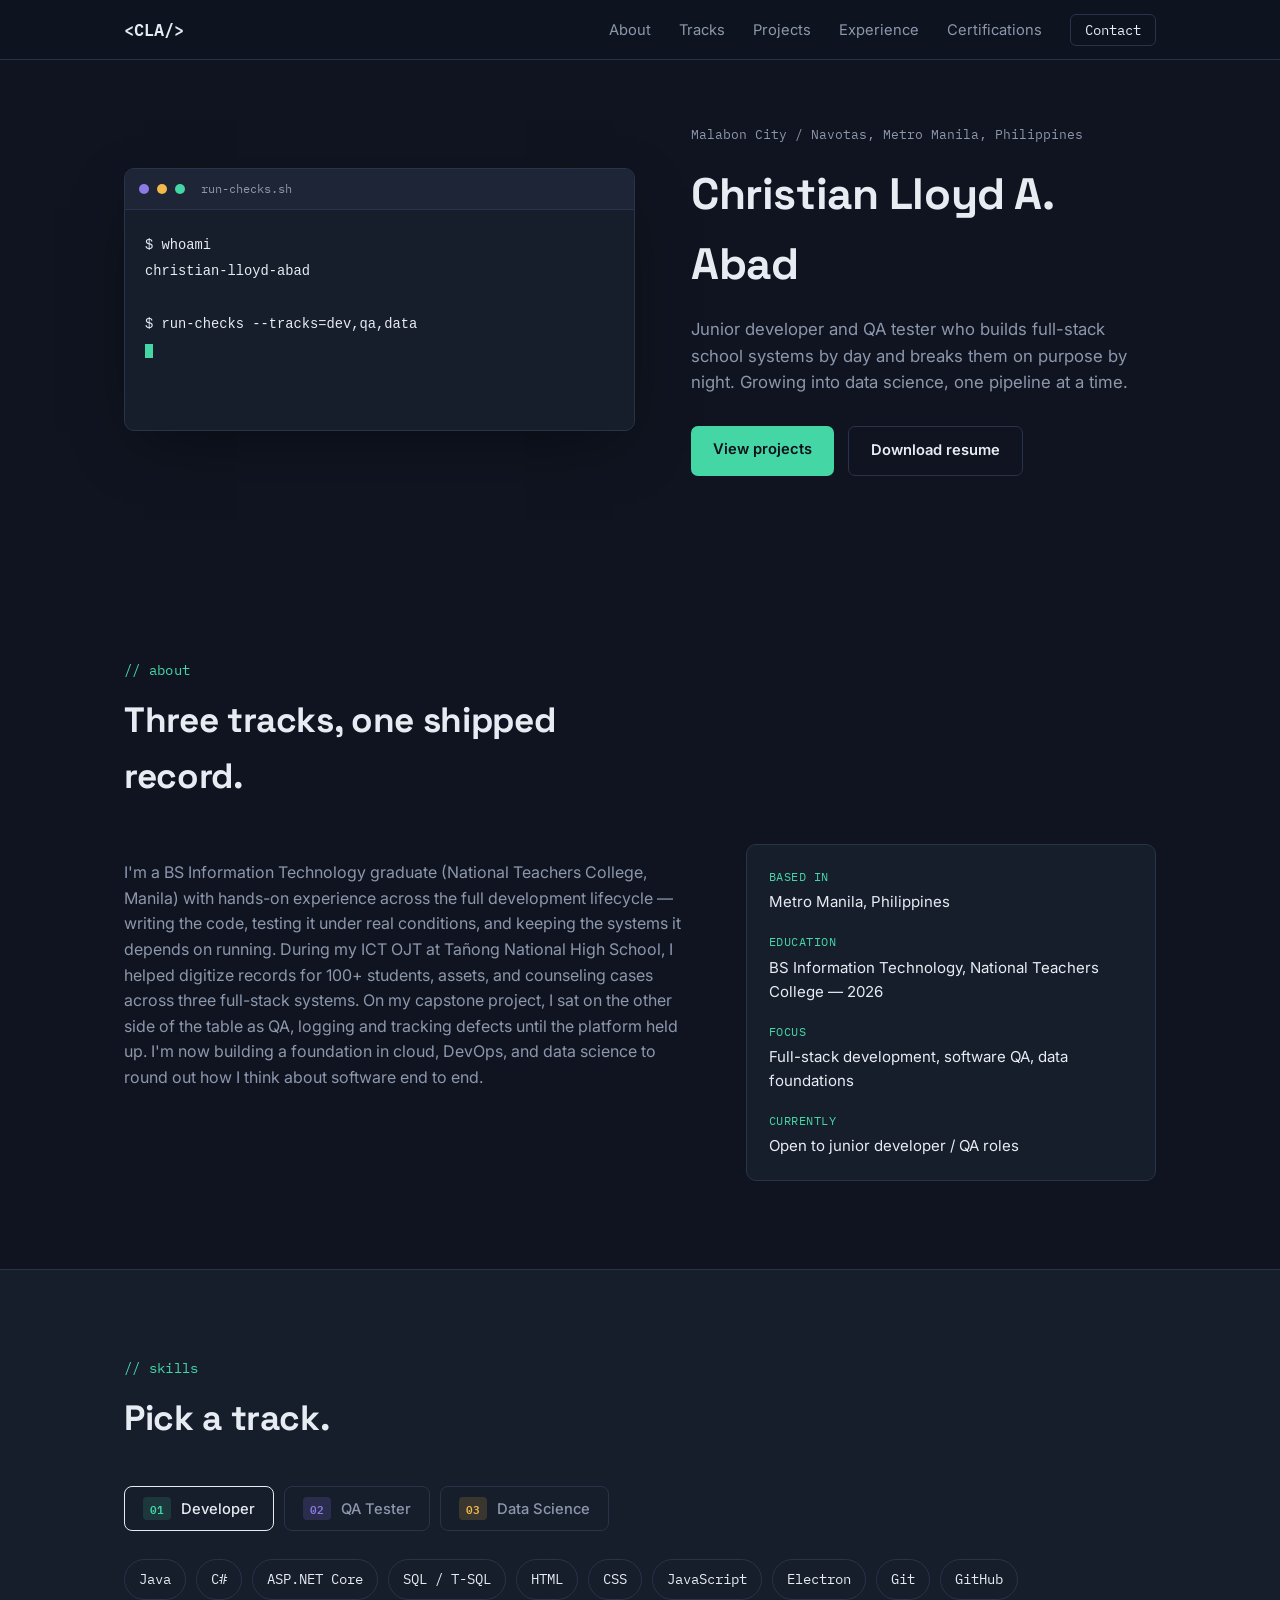
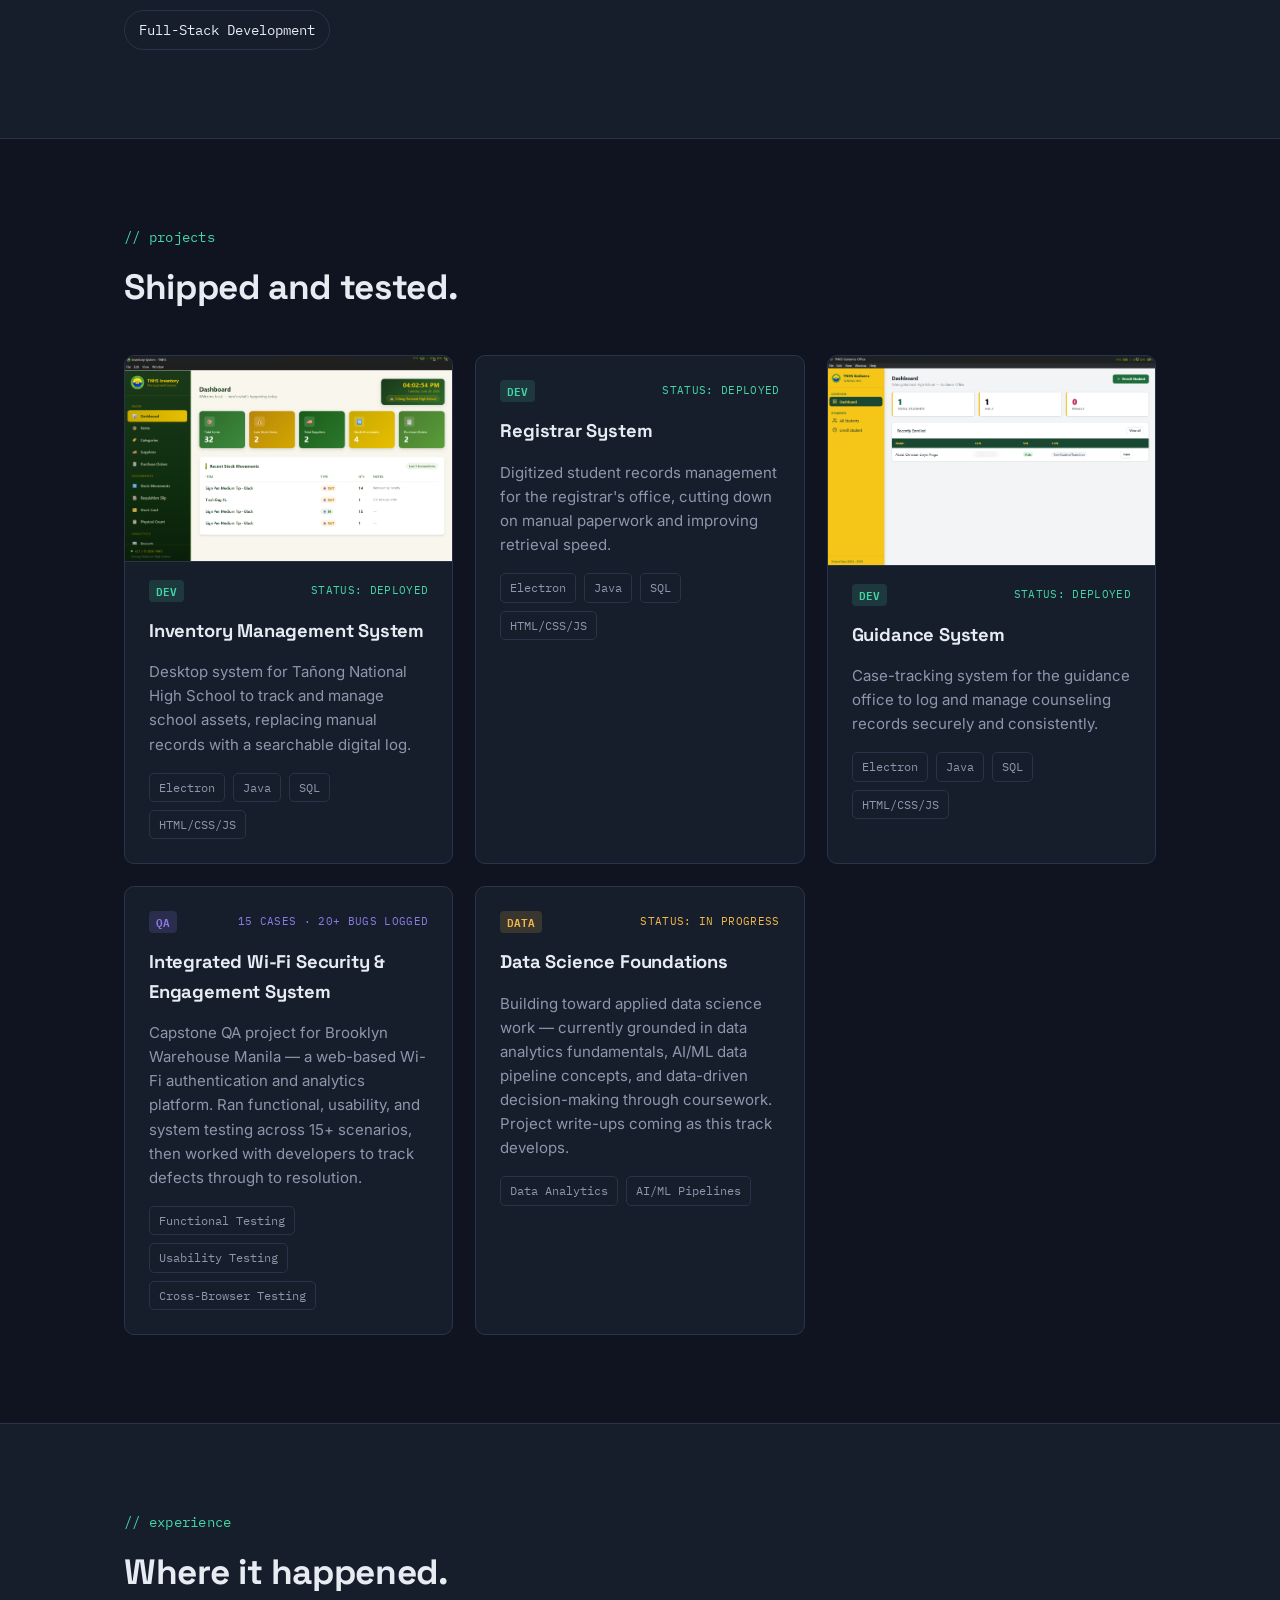
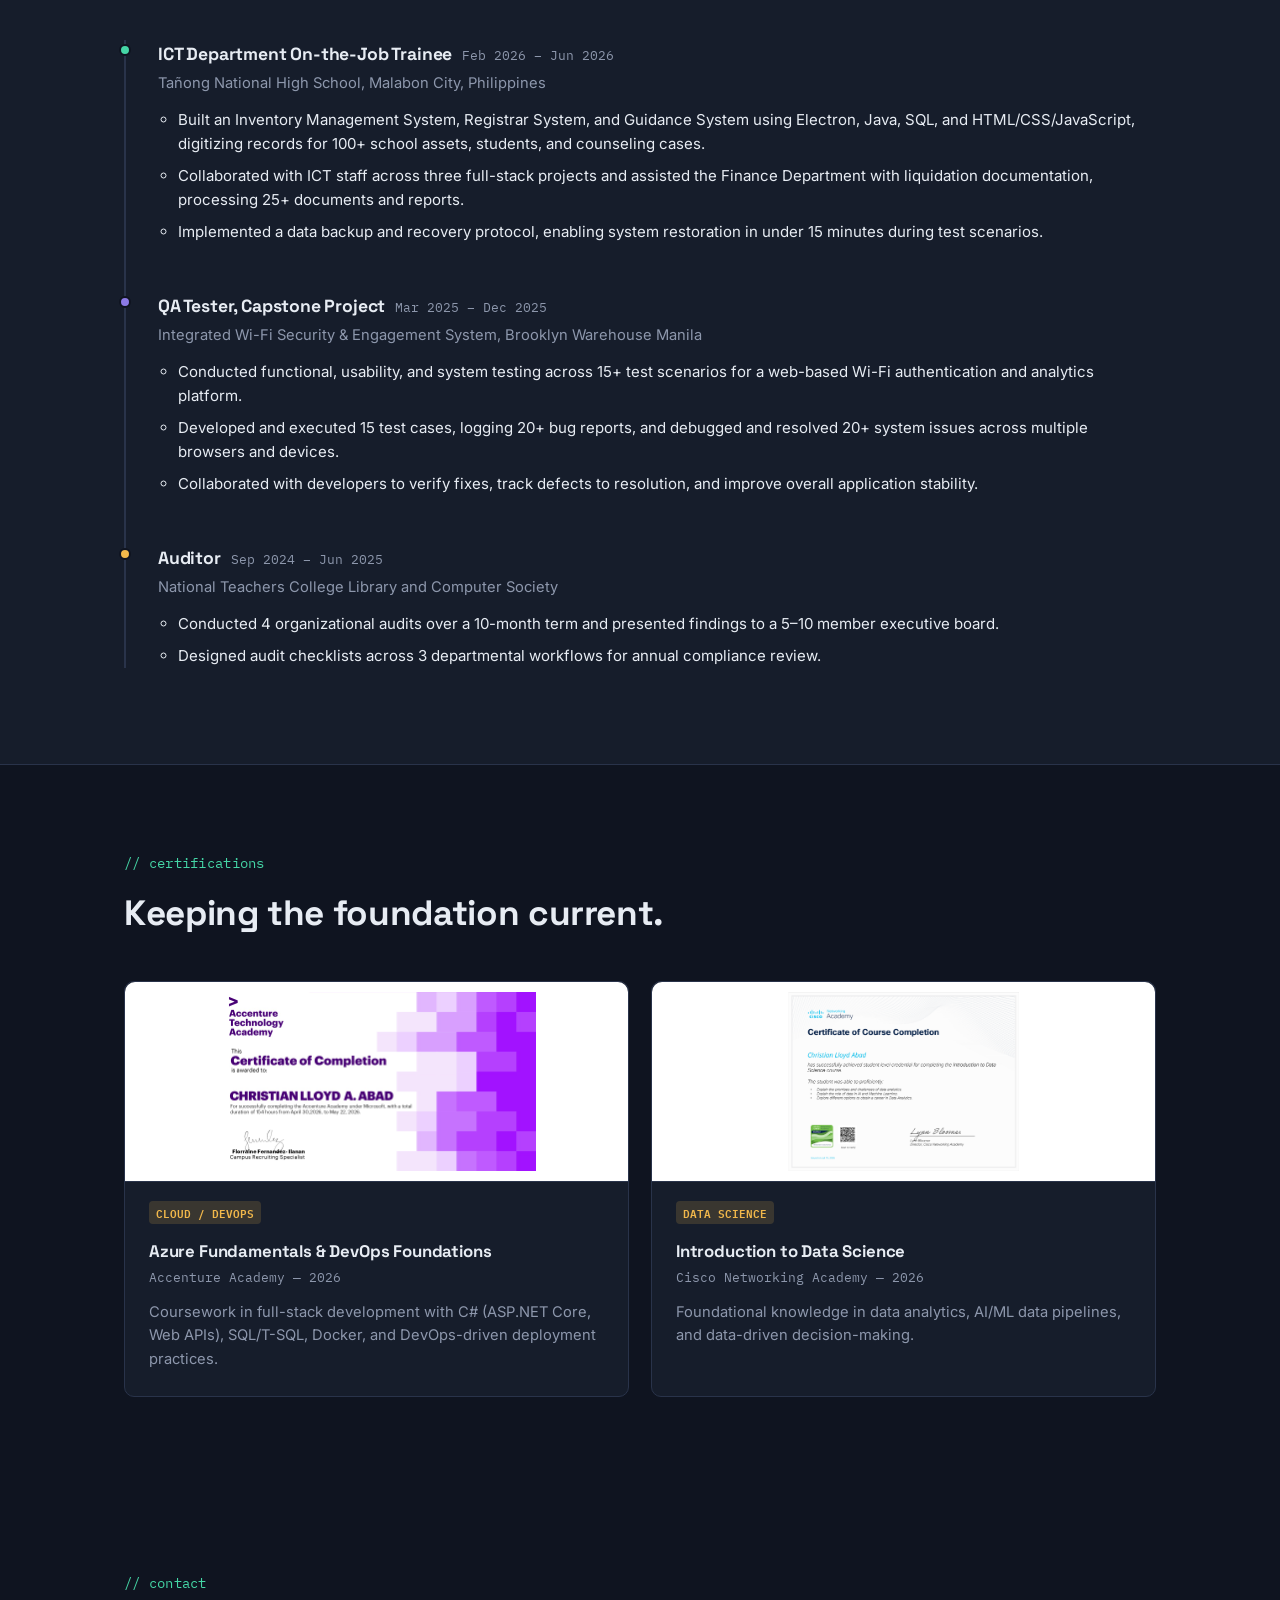
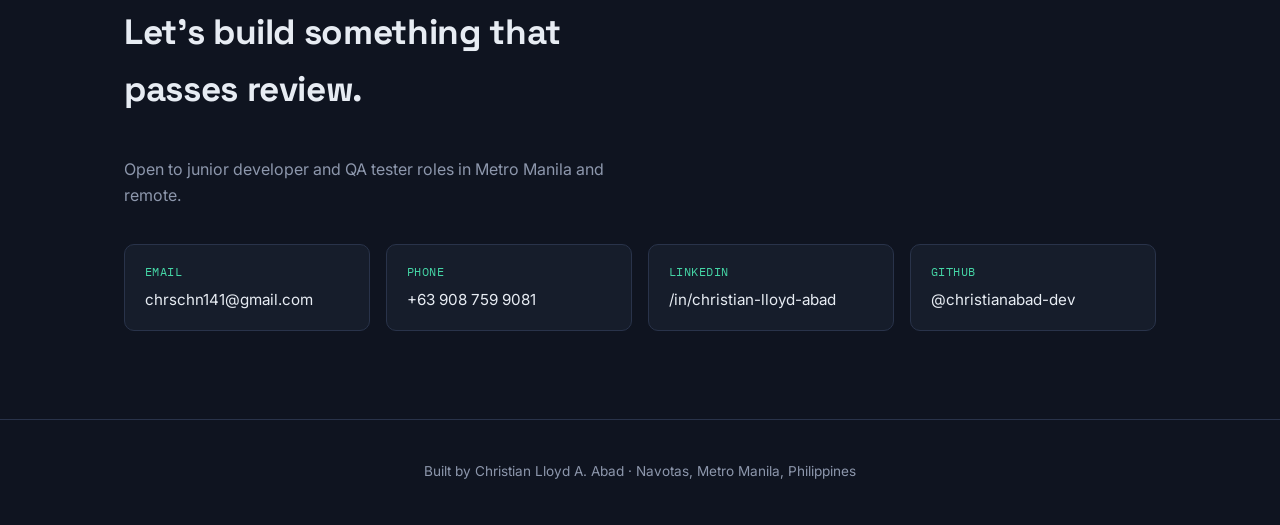
<file: index.html>
<!DOCTYPE html>
<html lang="en">
<head>
<meta charset="UTF-8">
<meta name="viewport" content="width=device-width, initial-scale=1.0">
<title>Christian Lloyd Abad — Developer · QA Tester · Data Science</title>
<meta name="description" content="Portfolio of Christian Lloyd Abad — junior full-stack developer, QA tester, and data science learner based in Metro Manila, Philippines.">
<link rel="preconnect" href="https://fonts.googleapis.com">
<link rel="preconnect" href="https://fonts.gstatic.com" crossorigin>
<link href="https://fonts.googleapis.com/css2?family=Space+Grotesk:wght@500;600;700&family=Inter:wght@400;500;600&family=IBM+Plex+Mono:wght@400;500;600&display=swap" rel="stylesheet">
<link rel="stylesheet" href="style.css?v=2">
</head>
<body>

<a class="skip-link" href="#main">Skip to content</a>

<header class="site-header">
  <nav class="nav" aria-label="Primary">
    <a href="#top" class="logo">&lt;CLA/&gt;</a>
    <button class="nav-toggle" id="navToggle" aria-expanded="false" aria-controls="navList">
      <span></span><span></span><span></span>
      <span class="sr-only">Menu</span>
    </button>
    <ul class="nav-list" id="navList">
      <li><a href="#about">About</a></li>
      <li><a href="#tracks">Tracks</a></li>
      <li><a href="#projects">Projects</a></li>
      <li><a href="#experience">Experience</a></li>
      <li><a href="#certifications">Certifications</a></li>
      <li><a href="#contact" class="nav-cta">Contact</a></li>
    </ul>
  </nav>
</header>

<main id="main">

  <!-- HERO -->
  <section class="hero" id="top">
    <div class="hero-inner">
      <div class="terminal" role="img" aria-label="Terminal window running a check across three skill tracks: Developer, QA Tester, and Data Science, all passing.">
        <div class="terminal-bar">
          <span class="dot dot-a"></span><span class="dot dot-b"></span><span class="dot dot-c"></span>
          <span class="terminal-title">run-checks.sh</span>
        </div>
        <pre class="terminal-body"><code id="terminalOutput"></code><span class="caret" aria-hidden="true"></span></pre>
      </div>

      <div class="hero-text">
        <p class="eyebrow">Malabon City / Navotas, Metro Manila, Philippines</p>
        <h1>Christian Lloyd A. Abad</h1>
        <p class="hero-lede">
          Junior developer and QA tester who builds full-stack school systems by day and
          breaks them on purpose by night. Growing into data science, one pipeline at a time.
        </p>
        <div class="hero-actions">
          <a class="btn btn-primary" href="#projects">View projects</a>
          <a class="btn btn-ghost" href="assets/ABAD_Christian_Lloyd_-_RESUME.pdf" download>Download resume</a>
        </div>
      </div>
    </div>
  </section>

  <!-- ABOUT -->
  <section class="section" id="about">
    <div class="section-inner">
      <p class="section-kicker">// about</p>
      <h2>Three tracks, one shipped record.</h2>
      <div class="about-grid">
        <p class="about-copy">
          I'm a BS Information Technology graduate (National Teachers College, Manila) with hands-on
          experience across the full development lifecycle — writing the code, testing it under real
          conditions, and keeping the systems it depends on running. During my ICT OJT at Tañong National
          High School, I helped digitize records for 100+ students, assets, and counseling cases across
          three full-stack systems. On my capstone project, I sat on the other side of the table as QA,
          logging and tracking defects until the platform held up. I'm now building a foundation in cloud,
          DevOps, and data science to round out how I think about software end to end.
        </p>
        <dl class="about-facts">
          <div><dt>Based in</dt><dd>Metro Manila, Philippines</dd></div>
          <div><dt>Education</dt><dd>BS Information Technology, National Teachers College — 2026</dd></div>
          <div><dt>Focus</dt><dd>Full-stack development, software QA, data foundations</dd></div>
          <div><dt>Currently</dt><dd>Open to junior developer / QA roles</dd></div>
        </dl>
      </div>
    </div>
  </section>

  <!-- TRACKS -->
  <section class="section section-alt" id="tracks">
    <div class="section-inner">
      <p class="section-kicker">// skills</p>
      <h2>Pick a track.</h2>
      <div class="tabs" role="tablist" aria-label="Skill tracks">
        <button class="tab is-active" role="tab" aria-selected="true" aria-controls="panel-dev" id="tab-dev" data-track="dev">
          <span class="tab-tag tag-dev">01</span> Developer
        </button>
        <button class="tab" role="tab" aria-selected="false" aria-controls="panel-qa" id="tab-qa" data-track="qa">
          <span class="tab-tag tag-qa">02</span> QA Tester
        </button>
        <button class="tab" role="tab" aria-selected="false" aria-controls="panel-data" id="tab-data" data-track="data">
          <span class="tab-tag tag-data">03</span> Data Science
        </button>
      </div>

      <div class="panel is-active" id="panel-dev" role="tabpanel" aria-labelledby="tab-dev" data-track="dev">
        <div class="skill-tags">
          <span>Java</span><span>C#</span><span>ASP.NET Core</span><span>SQL / T-SQL</span>
          <span>HTML</span><span>CSS</span><span>JavaScript</span><span>Electron</span>
          <span>Git</span><span>GitHub</span><span>Full-Stack Development</span>
        </div>
      </div>
      <div class="panel" id="panel-qa" role="tabpanel" aria-labelledby="tab-qa" data-track="qa" hidden>
        <div class="skill-tags">
          <span>Test Planning</span><span>Test Case Design</span><span>Functional Testing</span>
          <span>Usability Testing</span><span>System Testing</span><span>Bug Tracking</span>
          <span>Defect Management</span><span>Cross-Browser Testing</span><span>System Troubleshooting</span>
        </div>
      </div>
      <div class="panel" id="panel-data" role="tabpanel" aria-labelledby="tab-data" data-track="data" hidden>
        <div class="skill-tags">
          <span>Microsoft Azure</span><span>Azure Fundamentals</span><span>Docker</span>
          <span>DevOps Foundations</span><span>Data Backup &amp; Recovery</span>
          <span>Data Analytics (foundations)</span><span>AI / ML Data Pipelines (foundations)</span>
        </div>
        <p class="panel-note">Currently deepening this track — see the Cisco Data Science certification below.</p>
      </div>
    </div>
  </section>

  <!-- PROJECTS -->
  <section class="section" id="projects">
    <div class="section-inner">
      <p class="section-kicker">// projects</p>
      <h2>Shipped and tested.</h2>
      <div class="project-grid">

        <article class="card project-card" data-track="dev">
          <img class="project-screenshot" src="assets/inventory-system.png" alt="Inventory Management System dashboard showing total items, low stock items, suppliers, and recent stock movements." loading="lazy">
          <div class="card-top">
            <span class="tab-tag tag-dev">DEV</span>
            <span class="status status-shipped">STATUS: DEPLOYED</span>
          </div>
          <h3>Inventory Management System</h3>
          <p>Desktop system for Tañong National High School to track and manage school assets, replacing manual records with a searchable digital log.</p>
          <ul class="tech-list">
            <li>Electron</li><li>Java</li><li>SQL</li><li>HTML/CSS/JS</li>
          </ul>
        </article>

        <article class="card project-card" data-track="dev">
          <div class="card-top">
            <span class="tab-tag tag-dev">DEV</span>
            <span class="status status-shipped">STATUS: DEPLOYED</span>
          </div>
          <h3>Registrar System</h3>
          <p>Digitized student records management for the registrar's office, cutting down on manual paperwork and improving retrieval speed.</p>
          <ul class="tech-list">
            <li>Electron</li><li>Java</li><li>SQL</li><li>HTML/CSS/JS</li>
          </ul>
        </article>

        <article class="card project-card" data-track="dev">
          <img class="project-screenshot" src="assets/guidance-system.png" alt="Guidance System dashboard showing enrolled student counts and a recently enrolled students table." loading="lazy">
          <div class="card-top">
            <span class="tab-tag tag-dev">DEV</span>
            <span class="status status-shipped">STATUS: DEPLOYED</span>
          </div>
          <h3>Guidance System</h3>
          <p>Case-tracking system for the guidance office to log and manage counseling records securely and consistently.</p>
          <ul class="tech-list">
            <li>Electron</li><li>Java</li><li>SQL</li><li>HTML/CSS/JS</li>
          </ul>
        </article>

        <article class="card project-card" data-track="qa">
          <div class="card-top">
            <span class="tab-tag tag-qa">QA</span>
            <span class="status status-tested">15 CASES · 20+ BUGS LOGGED</span>
          </div>
          <h3>Integrated Wi-Fi Security &amp; Engagement System</h3>
          <p>Capstone QA project for Brooklyn Warehouse Manila — a web-based Wi-Fi authentication and analytics platform. Ran functional, usability, and system testing across 15+ scenarios, then worked with developers to track defects through to resolution.</p>
          <ul class="tech-list">
            <li>Functional Testing</li><li>Usability Testing</li><li>Cross-Browser Testing</li>
          </ul>
        </article>

        <article class="card project-card" data-track="data">
          <div class="card-top">
            <span class="tab-tag tag-data">DATA</span>
            <span class="status status-progress">STATUS: IN PROGRESS</span>
          </div>
          <h3>Data Science Foundations</h3>
          <p>Building toward applied data science work — currently grounded in data analytics fundamentals, AI/ML data pipeline concepts, and data-driven decision-making through coursework. Project write-ups coming as this track develops.</p>
          <ul class="tech-list">
            <li>Data Analytics</li><li>AI/ML Pipelines</li>
          </ul>
        </article>

      </div>
    </div>
  </section>

  <!-- EXPERIENCE -->
  <section class="section section-alt" id="experience">
    <div class="section-inner">
      <p class="section-kicker">// experience</p>
      <h2>Where it happened.</h2>
      <ol class="timeline">
        <li class="timeline-item">
          <div class="timeline-marker tag-dev"></div>
          <div class="timeline-content">
            <div class="timeline-head">
              <h3>ICT Department On-the-Job Trainee</h3>
              <span class="timeline-date">Feb 2026 – Jun 2026</span>
            </div>
            <p class="timeline-org">Tañong National High School, Malabon City, Philippines</p>
            <ul>
              <li>Built an Inventory Management System, Registrar System, and Guidance System using Electron, Java, SQL, and HTML/CSS/JavaScript, digitizing records for 100+ school assets, students, and counseling cases.</li>
              <li>Collaborated with ICT staff across three full-stack projects and assisted the Finance Department with liquidation documentation, processing 25+ documents and reports.</li>
              <li>Implemented a data backup and recovery protocol, enabling system restoration in under 15 minutes during test scenarios.</li>
            </ul>
          </div>
        </li>
        <li class="timeline-item">
          <div class="timeline-marker tag-qa"></div>
          <div class="timeline-content">
            <div class="timeline-head">
              <h3>QA Tester, Capstone Project</h3>
              <span class="timeline-date">Mar 2025 – Dec 2025</span>
            </div>
            <p class="timeline-org">Integrated Wi-Fi Security &amp; Engagement System, Brooklyn Warehouse Manila</p>
            <ul>
              <li>Conducted functional, usability, and system testing across 15+ test scenarios for a web-based Wi-Fi authentication and analytics platform.</li>
              <li>Developed and executed 15 test cases, logging 20+ bug reports, and debugged and resolved 20+ system issues across multiple browsers and devices.</li>
              <li>Collaborated with developers to verify fixes, track defects to resolution, and improve overall application stability.</li>
            </ul>
          </div>
        </li>
        <li class="timeline-item">
          <div class="timeline-marker tag-data"></div>
          <div class="timeline-content">
            <div class="timeline-head">
              <h3>Auditor</h3>
              <span class="timeline-date">Sep 2024 – Jun 2025</span>
            </div>
            <p class="timeline-org">National Teachers College Library and Computer Society</p>
            <ul>
              <li>Conducted 4 organizational audits over a 10-month term and presented findings to a 5–10 member executive board.</li>
              <li>Designed audit checklists across 3 departmental workflows for annual compliance review.</li>
            </ul>
          </div>
        </li>
      </ol>
    </div>
  </section>

  <!-- CERTIFICATIONS -->
  <section class="section" id="certifications">
    <div class="section-inner">
      <p class="section-kicker">// certifications</p>
      <h2>Keeping the foundation current.</h2>
      <div class="cert-grid">
        <div class="card cert-card">
          <a href="assets/azure-devops-certificate.jpg" target="_blank" rel="noopener">
            <img class="cert-thumb" src="assets/azure-devops-certificate.jpg" alt="Certificate of Completion: Azure Fundamentals and DevOps Foundations, awarded to Christian Lloyd A. Abad by Accenture Technology Academy." loading="lazy">
          </a>
          <span class="tab-tag tag-data">CLOUD / DEVOPS</span>
          <h3>Azure Fundamentals &amp; DevOps Foundations</h3>
          <p class="cert-issuer">Accenture Academy — 2026</p>
          <p>Coursework in full-stack development with C# (ASP.NET Core, Web APIs), SQL/T-SQL, Docker, and DevOps-driven deployment practices.</p>
        </div>
        <div class="card cert-card">
          <a href="assets/data-science-certificate.png" target="_blank" rel="noopener">
            <img class="cert-thumb" src="assets/data-science-certificate.png" alt="Certificate of Course Completion: Introduction to Data Science, awarded to Christian Lloyd Abad by Cisco Networking Academy." loading="lazy">
          </a>
          <span class="tab-tag tag-data">DATA SCIENCE</span>
          <h3>Introduction to Data Science</h3>
          <p class="cert-issuer">Cisco Networking Academy — 2026</p>
          <p>Foundational knowledge in data analytics, AI/ML data pipelines, and data-driven decision-making.</p>
        </div>
      </div>
    </div>
  </section>

  <!-- CONTACT -->
  <section class="section section-contact" id="contact">
    <div class="section-inner">
      <p class="section-kicker">// contact</p>
      <h2>Let's build something that passes review.</h2>
      <p class="contact-lede">Open to junior developer and QA tester roles in Metro Manila and remote.</p>
      <div class="contact-grid">
        <a class="contact-link" href="mailto:chrschn141@gmail.com">
          <span class="contact-label">Email</span>
          <span class="contact-value">chrschn141@gmail.com</span>
        </a>
        <a class="contact-link" href="tel:+639087599081">
          <span class="contact-label">Phone</span>
          <span class="contact-value">+63 908 759 9081</span>
        </a>
        <a class="contact-link" href="https://linkedin.com/in/christian-lloyd-abad" target="_blank" rel="noopener">
          <span class="contact-label">LinkedIn</span>
          <span class="contact-value">/in/christian-lloyd-abad</span>
        </a>
        <a class="contact-link" href="https://github.com/christianabad-dev" target="_blank" rel="noopener">
          <span class="contact-label">GitHub</span>
          <span class="contact-value">@christianabad-dev</span>
        </a>
      </div>
    </div>
  </section>

</main>

<footer class="site-footer">
  <p>Built by Christian Lloyd A. Abad · Navotas, Metro Manila, Philippines</p>
</footer>

<script src="script.js"></script>
</body>
</html>
</file>
<file: style.css>
/* ============ Tokens ============ */
:root {
  --bg: #0F1420;
  --surface: #161D2B;
  --surface-2: #1D2536;
  --border: #29334A;
  --text: #E7ECF3;
  --muted: #8D97AC;

  --pass: #45D6A6;   /* developer / success */
  --data: #F2B84B;   /* data science */
  --bug:  #8C7AE6;   /* qa / defects */

  --font-display: 'Space Grotesk', 'Segoe UI', sans-serif;
  --font-body: 'Inter', 'Segoe UI', sans-serif;
  --font-mono: 'IBM Plex Mono', 'Courier New', monospace;

  --radius: 10px;
  --max-width: 1080px;
}

* { box-sizing: border-box; }
html { scroll-behavior: smooth; }

@media (prefers-reduced-motion: reduce) {
  html { scroll-behavior: auto; }
  * { animation-duration: 0.01ms !important; animation-iteration-count: 1 !important; transition-duration: 0.01ms !important; }
}

body {
  margin: 0;
  background: var(--bg);
  color: var(--text);
  font-family: var(--font-body);
  line-height: 1.6;
  -webkit-font-smoothing: antialiased;
}

h1, h2, h3 { font-family: var(--font-display); margin: 0; letter-spacing: -0.01em; }

a { color: inherit; }

.sr-only {
  position: absolute; width: 1px; height: 1px; overflow: hidden;
  clip: rect(0 0 0 0); white-space: nowrap;
}

.skip-link {
  position: absolute; left: -999px; top: 0;
  background: var(--pass); color: #0F1420; padding: 10px 16px;
  border-radius: 0 0 8px 0; z-index: 100; font-family: var(--font-mono);
}
.skip-link:focus { left: 0; }

:focus-visible {
  outline: 2px solid var(--pass);
  outline-offset: 3px;
}

/* ============ Layout helpers ============ */
.section-inner, .hero-inner, .nav {
  max-width: var(--max-width);
  margin: 0 auto;
  padding-left: 24px;
  padding-right: 24px;
}

.section { padding: 88px 0; }
.section-alt { background: var(--surface); border-top: 1px solid var(--border); border-bottom: 1px solid var(--border); }

.section-kicker {
  font-family: var(--font-mono);
  color: var(--pass);
  font-size: 0.85rem;
  margin: 0 0 10px;
  letter-spacing: 0.02em;
}

.section h2 {
  font-size: clamp(1.6rem, 3vw, 2.2rem);
  margin-bottom: 40px;
  max-width: 24ch;
}

/* ============ Header / Nav ============ */
.site-header {
  position: sticky; top: 0; z-index: 50;
  background: rgba(15, 20, 32, 0.88);
  backdrop-filter: blur(8px);
  border-bottom: 1px solid var(--border);
}

.nav {
  display: flex; align-items: center; justify-content: space-between;
  padding-top: 16px; padding-bottom: 16px;
}

.logo {
  font-family: var(--font-mono);
  font-weight: 600;
  text-decoration: none;
  color: var(--text);
  font-size: 1.05rem;
}

.nav-list {
  list-style: none;
  display: flex;
  gap: 28px;
  margin: 0; padding: 0;
}

.nav-list a {
  text-decoration: none;
  color: var(--muted);
  font-size: 0.92rem;
  transition: color 0.15s ease;
}
.nav-list a:hover { color: var(--text); }

.nav-cta {
  border: 1px solid var(--border);
  padding: 6px 14px;
  border-radius: 6px;
  color: var(--text) !important;
  font-family: var(--font-mono);
  font-size: 0.85rem !important;
}

.nav-toggle {
  display: none;
  flex-direction: column;
  gap: 5px;
  background: none;
  border: none;
  cursor: pointer;
  padding: 8px;
}
.nav-toggle span {
  width: 22px; height: 2px; background: var(--text); display: block;
}

/* ============ Hero ============ */
.hero {
  padding: 64px 0 96px;
}

.hero-inner {
  display: grid;
  grid-template-columns: 1.1fr 1fr;
  gap: 56px;
  align-items: center;
}

.terminal {
  background: var(--surface);
  border: 1px solid var(--border);
  border-radius: var(--radius);
  overflow: hidden;
  box-shadow: 0 20px 60px -20px rgba(0,0,0,0.5);
}

.terminal-bar {
  display: flex; align-items: center; gap: 8px;
  padding: 10px 14px;
  background: var(--surface-2);
  border-bottom: 1px solid var(--border);
}

.dot { width: 10px; height: 10px; border-radius: 50%; display: inline-block; }
.dot-a { background: var(--bug); }
.dot-b { background: var(--data); }
.dot-c { background: var(--pass); }

.terminal-title {
  margin-left: 8px;
  font-family: var(--font-mono);
  font-size: 0.78rem;
  color: var(--muted);
}

.terminal-body {
  margin: 0;
  padding: 22px 20px 26px;
  font-family: var(--font-mono);
  font-size: 0.86rem;
  line-height: 1.75;
  color: var(--text);
  min-height: 220px;
  white-space: pre-wrap;
  word-break: break-word;
}

.caret {
  display: inline-block;
  width: 8px; height: 1em;
  background: var(--pass);
  vertical-align: text-bottom;
  animation: blink 1s steps(1) infinite;
}
@keyframes blink { 50% { opacity: 0; } }

.line-pass { color: var(--pass); }
.line-bug { color: var(--bug); }
.line-data { color: var(--data); }
.line-final { color: var(--text); font-weight: 600; }

.eyebrow {
  font-family: var(--font-mono);
  color: var(--muted);
  font-size: 0.82rem;
  margin: 0 0 14px;
}

.hero-text h1 {
  font-size: clamp(2rem, 4vw, 2.75rem);
  margin-bottom: 16px;
}

.hero-lede {
  color: var(--muted);
  font-size: 1.05rem;
  max-width: 46ch;
  margin: 0 0 30px;
}

.hero-actions { display: flex; gap: 14px; flex-wrap: wrap; }

.btn {
  display: inline-block;
  padding: 12px 22px;
  border-radius: 7px;
  text-decoration: none;
  font-size: 0.92rem;
  font-weight: 600;
  transition: transform 0.15s ease, background 0.15s ease, border-color 0.15s ease;
}
.btn-primary {
  background: var(--pass);
  color: #0B1118;
}
.btn-primary:hover { transform: translateY(-1px); }
.btn-ghost {
  border: 1px solid var(--border);
  color: var(--text);
}
.btn-ghost:hover { border-color: var(--pass); }

/* ============ About ============ */
.about-grid {
  display: grid;
  grid-template-columns: 1.4fr 1fr;
  gap: 48px;
  align-items: start;
}

.about-copy { color: var(--muted); font-size: 1rem; max-width: 62ch; }

.about-facts {
  display: grid;
  gap: 18px;
  margin: 0;
  padding: 22px;
  background: var(--surface);
  border: 1px solid var(--border);
  border-radius: var(--radius);
}
.about-facts dt {
  font-family: var(--font-mono);
  font-size: 0.75rem;
  color: var(--pass);
  text-transform: uppercase;
  letter-spacing: 0.04em;
  margin-bottom: 4px;
}
.about-facts dd { margin: 0; font-size: 0.94rem; }

/* ============ Tracks / Tabs ============ */
.tabs {
  display: flex;
  gap: 10px;
  margin-bottom: 28px;
  flex-wrap: wrap;
}

.tab {
  display: flex; align-items: center; gap: 10px;
  background: var(--surface);
  border: 1px solid var(--border);
  color: var(--muted);
  padding: 10px 18px;
  border-radius: 8px;
  cursor: pointer;
  font-family: var(--font-body);
  font-size: 0.92rem;
  font-weight: 500;
  transition: border-color 0.15s ease, color 0.15s ease;
}
.tab:hover { color: var(--text); }
.tab.is-active {
  color: var(--text);
  border-color: currentColor;
}

.tab-tag {
  font-family: var(--font-mono);
  font-size: 0.7rem;
  padding: 2px 7px;
  border-radius: 4px;
  font-weight: 600;
}
.tag-dev  { background: rgba(69, 214, 166, 0.15); color: var(--pass); }
.tag-qa   { background: rgba(140, 122, 230, 0.18); color: var(--bug); }
.tag-data { background: rgba(242, 184, 75, 0.16); color: var(--data); }

.panel { display: none; }
.panel.is-active { display: block; }

.skill-tags {
  display: flex; flex-wrap: wrap; gap: 10px;
}
.skill-tags span {
  background: var(--surface);
  border: 1px solid var(--border);
  padding: 8px 14px;
  border-radius: 999px;
  font-size: 0.88rem;
  font-family: var(--font-mono);
}

.panel-note {
  margin-top: 18px;
  color: var(--muted);
  font-size: 0.9rem;
}

/* ============ Cards / Projects ============ */
.project-grid {
  display: grid;
  grid-template-columns: repeat(auto-fit, minmax(280px, 1fr));
  gap: 22px;
}

.card {
  background: var(--surface);
  border: 1px solid var(--border);
  border-radius: var(--radius);
  padding: 24px;
}

.project-screenshot {
  display: block;
  width: calc(100% + 48px);
  margin: -24px -24px 18px;
  border-bottom: 1px solid var(--border);
  border-radius: var(--radius) var(--radius) 0 0;
}

.card-top {
  display: flex;
  align-items: center;
  justify-content: space-between;
  margin-bottom: 14px;
}

.status {
  font-family: var(--font-mono);
  font-size: 0.7rem;
  letter-spacing: 0.03em;
  color: var(--muted);
}
.status-shipped { color: var(--pass); }
.status-tested { color: var(--bug); }
.status-progress { color: var(--data); }

.project-card h3 { font-size: 1.15rem; margin-bottom: 10px; }
.project-card p { color: var(--muted); font-size: 0.94rem; margin-bottom: 16px; }

.tech-list {
  list-style: none;
  display: flex; flex-wrap: wrap; gap: 8px;
  margin: 0; padding: 0;
}
.tech-list li {
  font-family: var(--font-mono);
  font-size: 0.76rem;
  color: var(--muted);
  border: 1px solid var(--border);
  padding: 4px 9px;
  border-radius: 5px;
}

/* ============ Timeline ============ */
.timeline {
  list-style: none;
  margin: 0; padding: 0;
  border-left: 2px solid var(--border);
}

.timeline-item {
  position: relative;
  padding: 0 0 40px 32px;
}
.timeline-item:last-child { padding-bottom: 0; }

.timeline-marker {
  position: absolute;
  left: -7px; top: 4px;
  width: 12px; height: 12px;
  border-radius: 50%;
  background: var(--pass);
  border: 2px solid var(--bg);
}
.timeline-marker.tag-qa { background: var(--bug); }
.timeline-marker.tag-data { background: var(--data); }

.timeline-head {
  display: flex; flex-wrap: wrap; align-items: baseline; gap: 10px;
  margin-bottom: 4px;
}
.timeline-head h3 { font-size: 1.1rem; }
.timeline-date {
  font-family: var(--font-mono);
  color: var(--muted);
  font-size: 0.8rem;
}
.timeline-org { color: var(--muted); font-size: 0.92rem; margin: 0 0 12px; }
.timeline-content ul { margin: 0; padding-left: 20px; color: var(--text); }
.timeline-content li { margin-bottom: 8px; font-size: 0.94rem; }

/* ============ Certifications ============ */
.cert-grid {
  display: grid;
  grid-template-columns: repeat(auto-fit, minmax(280px, 1fr));
  gap: 22px;
}
.cert-thumb {
  display: block;
  width: calc(100% + 48px);
  height: 200px;
  margin: -24px -24px 18px;
  border-bottom: 1px solid var(--border);
  border-radius: var(--radius) var(--radius) 0 0;
  cursor: zoom-in;
  transition: opacity 0.15s ease;
  object-fit: contain;
  background: #fff;
  padding: 10px;
  box-sizing: border-box;
}
.cert-thumb:hover { opacity: 0.85; }

.cert-card h3 { font-size: 1.05rem; margin: 12px 0 4px; }
.cert-issuer { font-family: var(--font-mono); font-size: 0.8rem; color: var(--muted); margin: 0 0 12px; }
.cert-card p:last-child { color: var(--muted); font-size: 0.92rem; margin: 0; }

/* ============ Contact ============ */
.section-contact { text-align: left; }
.contact-lede { color: var(--muted); margin-bottom: 36px; max-width: 50ch; }

.contact-grid {
  display: grid;
  grid-template-columns: repeat(auto-fit, minmax(220px, 1fr));
  gap: 16px;
}

.contact-link {
  display: flex; flex-direction: column; gap: 6px;
  background: var(--surface);
  border: 1px solid var(--border);
  border-radius: var(--radius);
  padding: 18px 20px;
  text-decoration: none;
  transition: border-color 0.15s ease, transform 0.15s ease;
}
.contact-link:hover { border-color: var(--pass); transform: translateY(-2px); }
.contact-label {
  font-family: var(--font-mono);
  font-size: 0.72rem;
  color: var(--pass);
  text-transform: uppercase;
  letter-spacing: 0.04em;
}
.contact-value { font-size: 0.95rem; }

/* ============ Footer ============ */
.site-footer {
  border-top: 1px solid var(--border);
  padding: 28px 24px;
  text-align: center;
  color: var(--muted);
  font-size: 0.85rem;
}

/* ============ Responsive ============ */
@media (max-width: 860px) {
  .hero-inner { grid-template-columns: 1fr; }
  .about-grid { grid-template-columns: 1fr; }
}

@media (max-width: 700px) {
  .nav-toggle { display: flex; }
  .nav-list {
    position: absolute;
    top: 100%; left: 0; right: 0;
    background: var(--bg);
    border-bottom: 1px solid var(--border);
    flex-direction: column;
    gap: 0;
    display: none;
  }
  .nav-list.is-open { display: flex; }
  .nav-list li { border-top: 1px solid var(--border); }
  .nav-list a { display: block; padding: 16px 24px; }
  .nav-cta { border: none; }
  .section { padding: 64px 0; }
}
</file>
